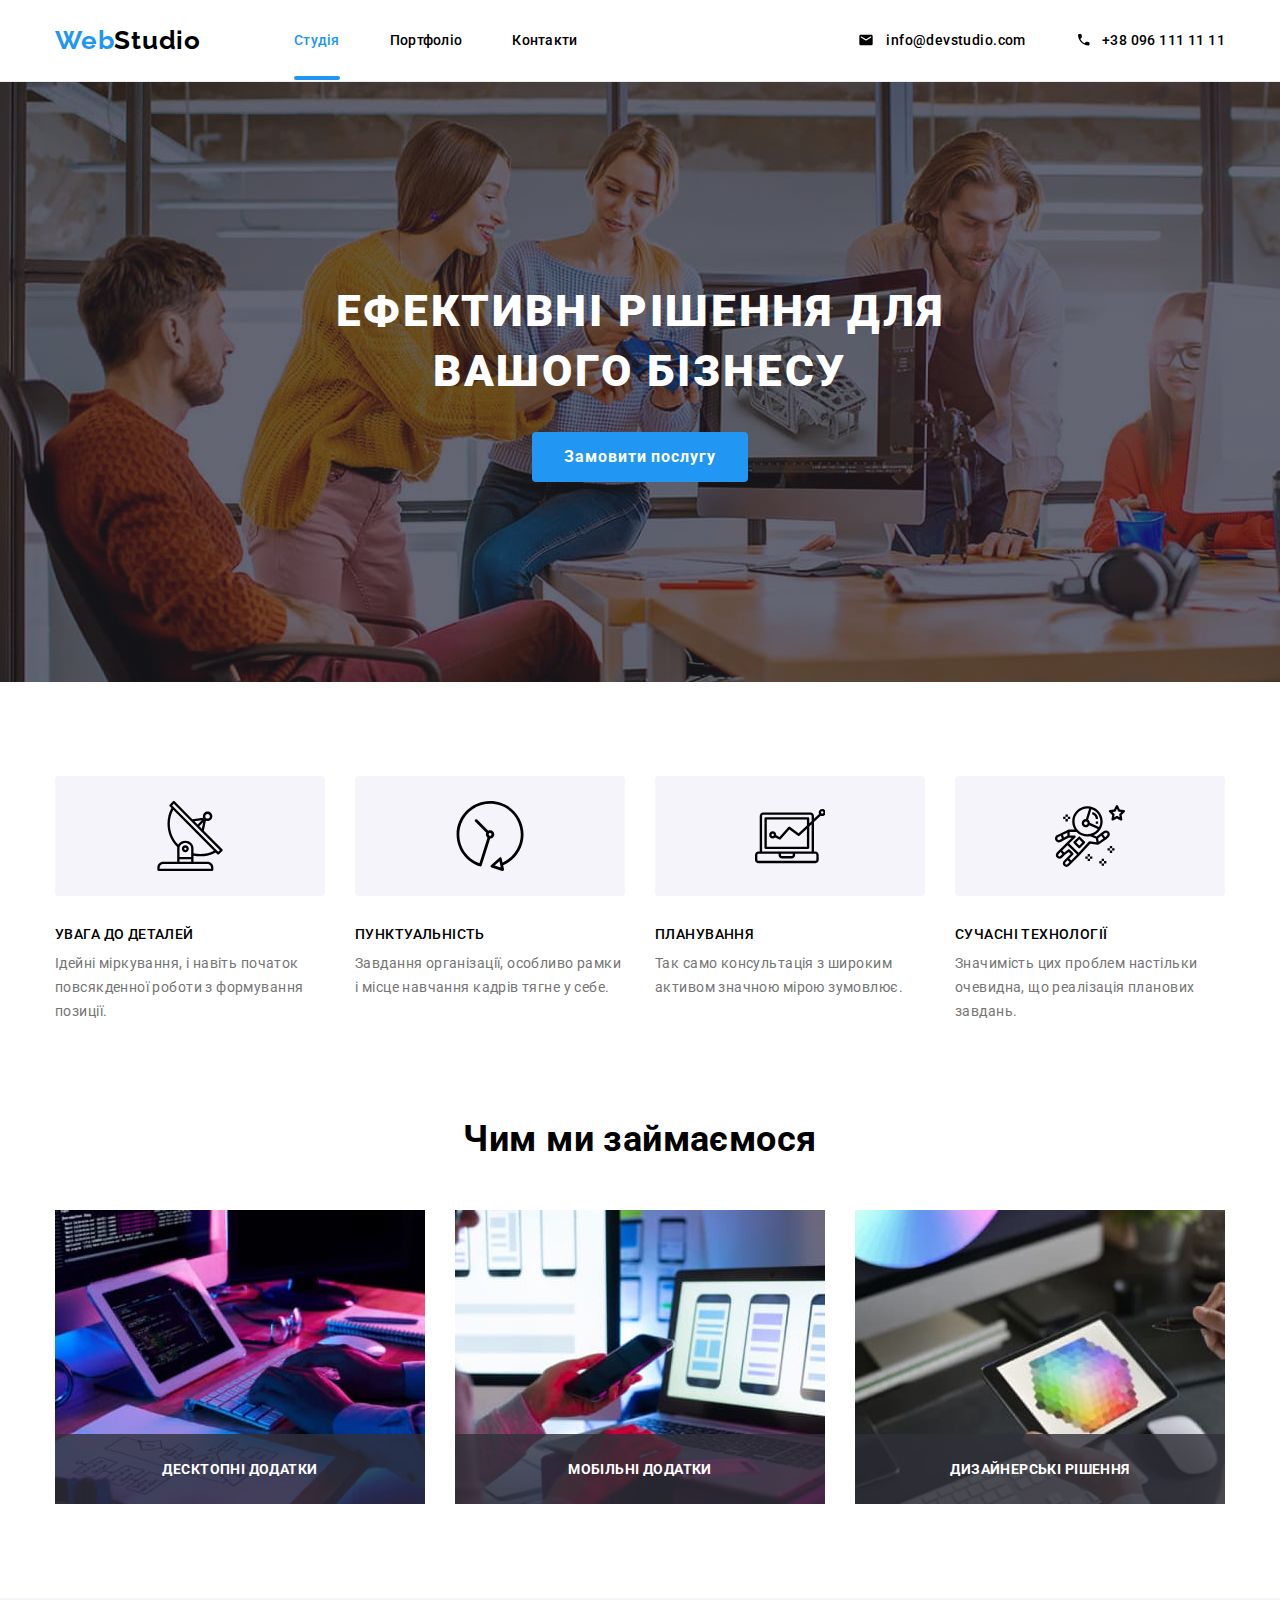
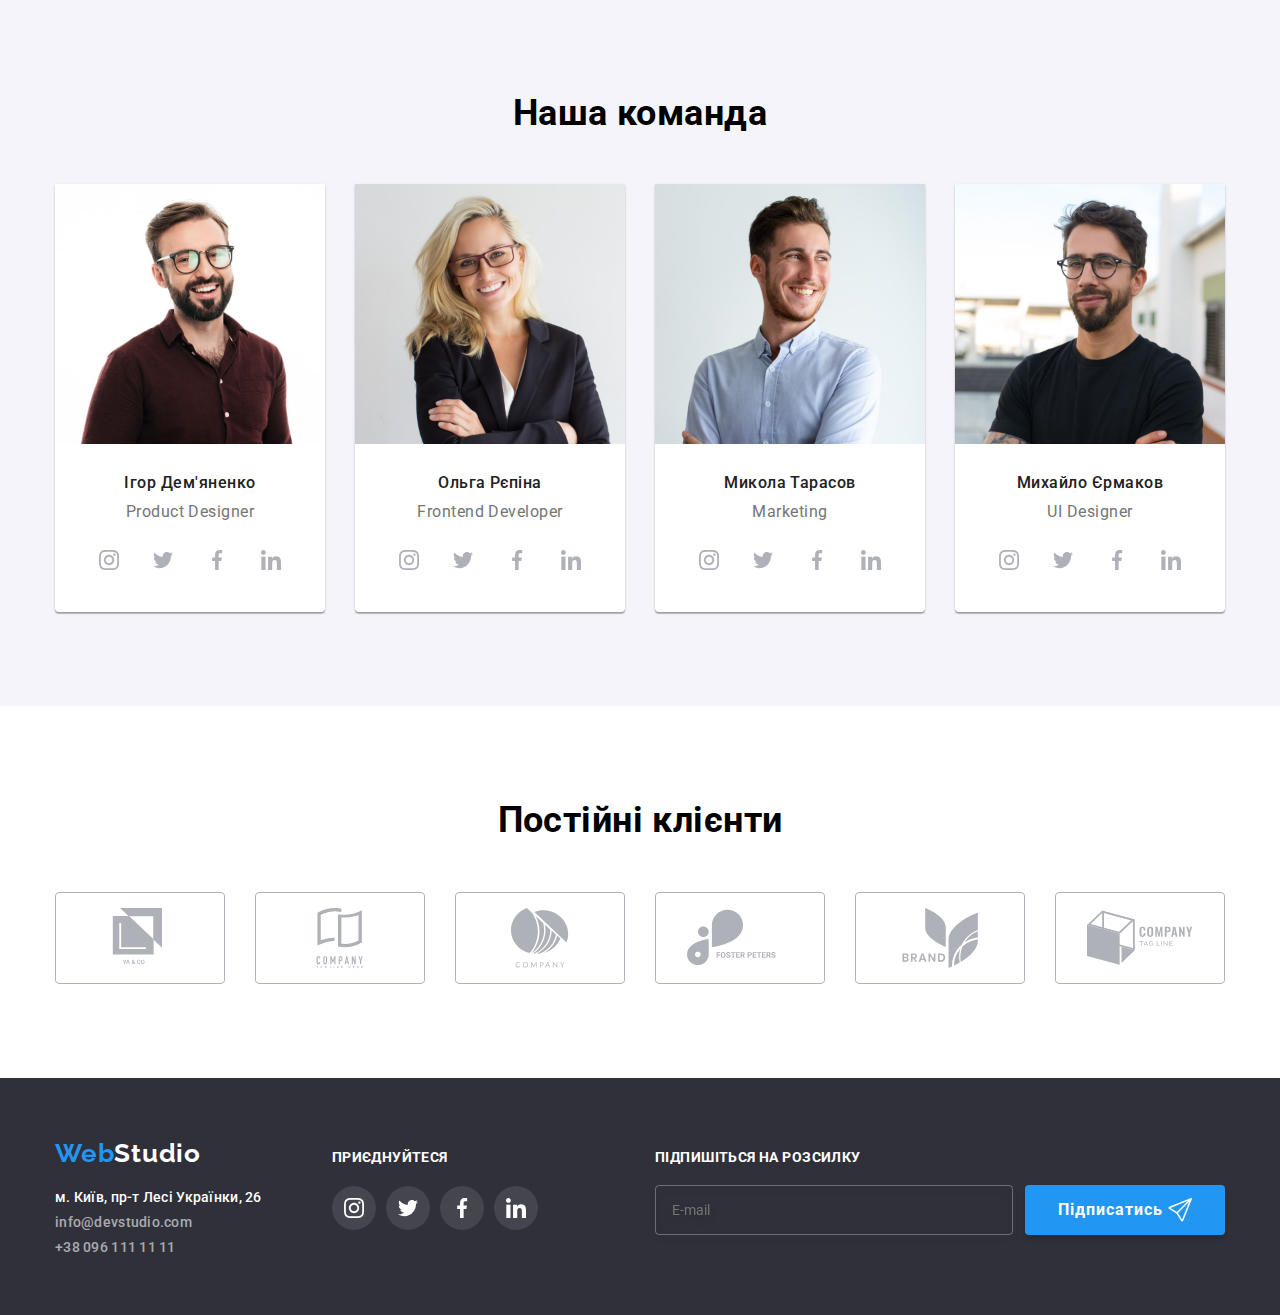
<file: index.html>
<!DOCTYPE html>
<html lang="uk">
<head>
    <meta charset="UTF-8">
    <meta http-equiv="X-UA-Compatible" content="IE=edge">
    <meta name="viewport" content="width=device-width, initial-scale=1.0">
    <title>Document</title>
    <link rel="preconnect" href="https://fonts.googleapis.com">
    <link rel="preconnect" href="https://fonts.gstatic.com" crossorigin>
    <link href="https://fonts.googleapis.com/css2?family=Raleway:wght@700&family=Roboto:wght@400;500;700;900&display=swap" rel="stylesheet">
    <link rel="stylesheet" href="https://cdnjs.cloudflare.com/ajax/libs/modern-normalize/1.1.0/modern-normalize.min.css">
    <link rel="stylesheet" href="./css/styles.css">
  </head>
<body>
        <header class="page-header">
            <div class="container main">
                <nav class="header-nav">
                    <a href="./index.html" class="logo">
                        <span class="logo-first">Web</span>Studio
                     </a>
                                 <ul class="site-nav">
                                     <li class="item"><a class="link current section-item-link" href="./index.html">Студія</a></li>
                                     <li class="item">
                                        <a class="link section-item-link " href="./portfolio.html">Портфоліо</li></a>
                                     <li class="item"><a class="link section-item-link" href="" >Контакти</li></a>
                                  </ul> 
                </nav>
                <ul class="site-header">
                    <li class="site-item">
                        <a class="header-mail" href="mailto:info@devstudio.com">
                            <svg class="site-header-contact-image" width="20" height="16">
                                <use href="./images/symbol-defs.svg#icon-modal-email"></use>
                            </svg>
                            info@devstudio.com
                        </a>
                    </li>
                    <li class="site-item">
                        <a class="header-mail" href="tel:+38 096 111 11 11">
                            <svg class="site-header-contact-image" width="16" height="20">
                                <use href="./images/symbol-defs.svg#icon-modal-phone"></use>
                            </svg>
                            +38 096 111 11 11
                        </a>
                        </ul>

            </div>
</header>
    <main>
          <section class="hero hero-images">
                        <div class="container ">
                            <h1 class="hero-title "> Ефективні рішення для вашого бізнесу</h1>
                        <button  type="button"  class="button primary" data-modal-open>Замовити послугу</button> 
                        </div>                  
                    </section>
                
                       <section class="section">
               <div class="container">
                <h2 class="section-title section-benefits"> Переваги над конкурентами </h2>
                <ul class="futures">
                   
                    <li class="item">
                        <a href="" class="section-benefits-title">
                            <svg class="section-benefits-image" width="70" height="70">
                                <use href="./images/symbol-defs2.svg#icon-image1"></use>
                            </svg>
                        </a>
                        <h3 class="futures-title">УВАГА ДО ДЕТАЛЕЙ</h3>
                        <p class="futures-text">Ідейні міркування, і навіть початок повсякденної роботи з формування позиції.</p>
                    </li>
                    
                   
                   
                    <li class="item">
                        <a href="" class="section-benefits-title">
                            <svg class="section-benefits-image" width="70" height="70">
                                <use href="./images/symbol-defs2.svg#icon-image2"></use>
                            </svg>
                        </a>
                        <h3 class="futures-title">ПУНКТУАЛЬНІСТЬ</h3>
                        <p class="futures-text">Завдання організації, особливо рамки і місце навчання кадрів тягне у себе.</p>
                    </li>
                    <li class="item">
                        <a href="" class="section-benefits-title">
                            <svg class="section-benefits-image" width="70" height="70">
                                <use href="./images/symbol-defs2.svg#icon-image3"></use>
                            </svg>
                        </a>
                        <h3 class="futures-title">ПЛАНУВАННЯ</h3>
                        <p class="futures-text">Так само консультація з широким активом значною мірою зумовлює.</p>
                    </li>
                    <li class="item">
                        <a href="" class="section-benefits-title">
                            <svg class="section-benefits-image" width="70" height="70">
                                <use href="./images/symbol-defs2.svg#icon-image4"></use>
                            </svg>
                        </a>
                        <h3 class="futures-title">СУЧАСНІ ТЕХНОЛОГІЇ</h3>
                        <p class="futures-text">Значимість цих проблем настільки очевидна, що реалізація планових завдань.</p>
                    </li>
                </ul>

               </div>
               
        </section>
                       <section class="section what-do">
                <div class="container">
                    <h2 class="section-title ">Чим ми займаємося</h2>
                <ul class="item-class">
                    <li class="item images">
                        <div class="images-item">
                            <img  src="./images/img.jpg" alt="Чимз займаємось 1" width="370">
                            <p class="images-link">Десктопні додатки</p>   
                        </div>
                                    
                    </li>
                    <li class="item images">
                        <div class="images-item">
                            <img src="./images/img(1).jpg" alt="Чим займаємось 2" width="370">
                            <p class="images-link">Мобільні додатки</p>
                        </div>
                        
                    </li>
                    <li class="item images">
                        <div class="images-item">
                            <img src="./images/img(2).jpg" alt="Чим займаємось 3" width="370">
                            <p class="images-link">Дизайнерські рішення</p>
                        </div>
                        
                    </li>               
                </ul>
                </div>
            </section>
          
                <section class="section team">
                    <div class="container">
                        <h2 class="section-title">Наша команда</h2>
                    <ul class="futures-ourteam">
                        <li class="item">
                            <img class="images" src="./images/people1.jpg" alt="Фото працівника" width="270">
                            <div class="ourteam-main">
                                <h3 class="futures-title">Ігор Дем'яненко</h3>
                                <p class="futures-text">Product Designer</p>
                                <ul class="our-team-list">
                                    <li class="our-team-item">
                                        <a href="" class="our-team-link">
                                            <svg class="our-team-contact-image" width="20" height="20">
                                                <use href="./images/symbol-defs.svg#icon-instagram"></use>
                                            </svg>
                                        </a>
                                    </li>
                                    <li class="our-team-item">
                                        <a href="" class="our-team-link">
                                            <svg class="our-team-contact-image" width="20" height="20">
                                                <use href="./images/symbol-defs.svg#icon-twitter"></use>
                                            </svg>
                                        </a>
                                    </li>
                                    <li class="our-team-item">
                                        <a href="" class="our-team-link">
                                            <svg class="our-team-contact-image" width="20" height="20">
                                                <use href="./images/symbol-defs.svg#icon-facebook"></use>
                                            </svg>
                                        </a>
                                    </li>
                                    <li class="our-team-item">
                                        <a href="" class="our-team-link">
                                            <svg class="our-team-contact-image" width="20" height="20">
                                                <use href="./images/symbol-defs.svg#icon-linkedin"></use>
                                            </svg>
                                        </a>
                                    </li>
                                </ul>  
                                
                            </div>
                        </li>
                        <li class="item">
                            <img class="images" src="./images/people2.jpg" alt="Фото працівника2" width="270">
                            <div class="ourteam-main">
                                <h3 class="futures-title">Ольга Рєпіна</h3>
                                <p class="futures-text">Frontend Developer</p>
                                <ul class="our-team-list">
                                    <li class="our-team-item">
                                        <a href="" class="our-team-link">
                                            <svg class="our-team-contact-image" width="20" height="20">
                                                <use href="./images/symbol-defs.svg#icon-instagram"></use>
                                            </svg>
                                        </a>
                                    </li>
                                    <li class="our-team-item">
                                        <a href="" class="our-team-link">
                                            <svg class="our-team-contact-image" width="20" height="20">
                                                <use href="./images/symbol-defs.svg#icon-twitter"></use>
                                            </svg>
                                        </a>
                                    </li>
                                    <li class="our-team-item">
                                        <a href="" class="our-team-link">
                                            <svg class="our-team-contact-image" width="20" height="20">
                                                <use href="./images/symbol-defs.svg#icon-facebook"></use>
                                            </svg>
                                        </a>
                                    </li>
                                    <li class="our-team-item">
                                        <a href="" class="our-team-link">
                                            <svg class="our-team-contact-image" width="20" height="20">
                                                <use href="./images/symbol-defs.svg#icon-linkedin"></use>
                                            </svg>
                                        </a>
                                    </li>
                                </ul>  
                            </div>
                        </li>
                        <li class="item">
                            <img class="images" src="./images/people3.jpg" alt="Фото працівника3" width="270">
                            <div class="ourteam-main">
                                <h3 class="futures-title">Микола Тарасов</h3>
                                <p class="futures-text">Marketing</p>
                                <ul class="our-team-list">
                                    <li class="our-team-item">
                                        <a href="" class="our-team-link">
                                            <svg class="our-team-contact-image" width="20" height="20">
                                                <use href="./images/symbol-defs.svg#icon-instagram"></use>
                                            </svg>
                                        </a>
                                    </li>
                                    <li class="our-team-item">
                                        <a href="" class="our-team-link">
                                            <svg class="our-team-contact-image" width="20" height="20">
                                                <use href="./images/symbol-defs.svg#icon-twitter"></use>
                                            </svg>
                                        </a>
                                    </li>
                                    <li class="our-team-item">
                                        <a href="" class="our-team-link">
                                            <svg class="our-team-contact-image" width="20" height="20">
                                                <use href="./images/symbol-defs.svg#icon-facebook"></use>
                                            </svg>
                                        </a>
                                    </li>
                                    <li class="our-team-item">
                                        <a href="" class="our-team-link">
                                            <svg class="our-team-contact-image" width="20" height="20">
                                                <use href="./images/symbol-defs.svg#icon-linkedin"></use>
                                            </svg>
                                        </a>
                                    </li>
                                </ul>  
                            </div>
                        </li>
                        <li class="item">
                            <img class="images" src="./images/people4.jpg" alt="Фото працівника4" width="270">
                            <div class="ourteam-main">
                                <h3 class="futures-title">Михайло Єрмаков</h3>
                                <p class="futures-text">UI Designer</p>
                                <ul class="our-team-list">
                                    <li class="our-team-item">
                                        <a href="" class="our-team-link">
                                            <svg class="our-team-contact-image" width="20" height="20">
                                                <use href="./images/symbol-defs.svg#icon-instagram"></use>
                                            </svg>
                                        </a>
                                    </li>
                                    <li class="our-team-item">
                                        <a href="" class="our-team-link">
                                            <svg class="our-team-contact-image" width="20" height="20">
                                                <use href="./images/symbol-defs.svg#icon-twitter"></use>
                                            </svg>
                                        </a>
                                    </li>
                                    <li class="our-team-item">
                                        <a href="" class="our-team-link">
                                            <svg class="our-team-contact-image" width="20" height="20">
                                                <use href="./images/symbol-defs.svg#icon-facebook"></use>
                                            </svg>
                                        </a>
                                    </li>
                                    <li class="our-team-item">
                                        <a href="" class="our-team-link">
                                            <svg class="our-team-contact-image" width="20" height="20">
                                                <use href="./images/symbol-defs.svg#icon-linkedin"></use>
                                            </svg>
                                        </a>
                                    </li>
                                </ul>  
                            </div>                    
                    </div>
                </section>
                <section class="our-partnes section">
                    <div class="container" >
                        <h2 class="our-partnes-class">Постійні клієнти </h2>
                        <ul class="our-partnes-list">
                            <li class="our-partnes-element">
                                <a href="" class="our-partnes-item">
                                    <svg class="our-partnes-image"  width="106" height="60">
                                        <use href="./images/symbol-defs.svg#icon-logo-1"></use>
                                    </svg>
                                </a>
                            </li>
                            <li class="our-partnes-element">
                                <a href="" class="our-partnes-item">
                                    <svg class="our-partnes-image"  width="106" height="60">
                                        <use href="./images/symbol-defs.svg#icon-logo-2"></use>
                                    </svg>
                                </a>
                            </li>
                            <li class="our-partnes-element">
                                <a href="" class="our-partnes-item">
                                    <svg class="our-partnes-image"  width="106" height="60">
                                        <use href="./images/symbol-defs.svg#icon-logo-3"></use>
                                    </svg>
                                </a>
                            </li>
                            <li class="our-partnes-element">
                                <a href="" class="our-partnes-item">
                                    <svg class="our-partnes-image"  width="106" height="60">
                                        <use href="./images/symbol-defs.svg#icon-logo-4"></use>
                                    </svg>
                                </a>
                            </li>
                            <li class="our-partnes-element">
                                <a href="" class="our-partnes-item">
                                    <svg class="our-partnes-image"  width="106" height="60">
                                        <use href="./images/symbol-defs.svg#icon-logo-5"></use>
                                    </svg>
                                </a>
                            </li>
                            <li class="our-partnes-element">
                                <a href="" class="our-partnes-item">
                                    <svg class="our-partnes-image"  width="106" height="60">
                                        <use href="./images/symbol-defs.svg#icon-logo-6"></use>
                                    </svg>
                                </a>
                            </li>
                            
                        </ul>
                        </div>
                </section>
               </main>
    <footer class="adress-footer">             
        <div class="container  footer-container ">
            <div>
                <a href="./index.html" class="footer-logo">
                    <address class="footer ">
                      
                       <span class="footer-logo-main ">Web</span><span class="logo-last">Studio</span>
                       <ul class="site-info">
                           <li class="adress-info footer-link"><a href="https://goo.gl/maps/Zz9q5ZmVfx8zCcGr5" target="_blank" rel="noreferrer noopener">м. Київ, пр-т Лесі Українки, 26</a></li>
                           <li class="footer-link">
                            <a class="footer-link-item link" href="mailto:info@devstudio.com">
                            info@devstudio.com</a>                  
                           <li class="footer-link">
                            <a class="footer-link-item link" href="tel:+38 096 111 11 11">+38 096 111 11 11</a></li>
                         </ul>
                   </address>
            </div>
         
                <div class="footer-second ">
                   <p class="footer-media"> Приєднуйтеся </p>
                   <ul class="social-media-list">
                    <li class="social-media-item">
                        <a href="" class="social-media-footer">
                            <svg class="our-team-contact-image" width="20" height="20">
                                <use href="./images/symbol-defs.svg#icon-instagram"></use>
                            </svg>
                        </a>
                       </li>
                       <li class="social-media-item">
                        <a href="" class="social-media-footer">
                            <svg class="our-team-contact-image" width="20" height="20">
                                <use href="./images/symbol-defs.svg#icon-twitter"></use>
                            </svg>
                        </a>
                       </li>
                       <li class="social-media-item">
                        <a href="" class="social-media-footer">
                            <svg class="our-team-contact-image" width="20" height="20">
                                <use href="./images/symbol-defs.svg#icon-facebook"></use>
                            </svg>
                        </a>
                       </li>
                       <li class="social-media-item">
                        <a href="" class="social-media-footer">
                            <svg class="our-team-contact-image" width="20" height="20">
                                <use href="./images/symbol-defs.svg#icon-linkedin"></use>
                            </svg>
                        </a>
                       </li>
                   </ul>  
               </div>
                <div class="footer-label">
                     <p class="footer-item">Підпишіться на розсилку</p>
                         <form class="footer-form">
          <label for="footer-mail">
            <input required id="footer-mail" class="footer-mail" type="email" placeholder='E-mail'>
          </label>

            <button id="button-mail" class="button-mail" type="submit">
            Підписатись
            <svg class="footer-svg" width="24" height="24">
              <use href="./images/symbol-defs.svg#icon-send-white"></use>
            </svg>
          </button>

        </form>
      </div>
           </div>
        </div>   

    </footer>

    <div class="backdrop is-hidden" data-modal>
        <div class="modal" >
            
           <div class="footer-modal">
            <button class="modal-btn" type="button" data-modal-close>
            </button>
            <svg class="icon-modal"  >
                <use href="./images/symbol-defs.svg#icon-close"></use>
            </svg>
           </div>

           <form class="modal-form">
            <p class="modal-text">Залиште свої дані, ми вам передзвонимо</p>
          <div class="modal-form-main">
            
          <label for="" class="modal-link">
            <span class="modal-item">Ім'я</span>
            <input required type="text" name="" id="m" class="modal-box">
            <svg class="input-image" height="14" width="14">
              <use href="./images/symbol-defs.svg#modal-people"></use>
            </svg>
          </div>
          </label>
           <div class="modal-form-main">
            <label for="" class="modal-link">
            <span class="modal-item">Телефон</span>
            <input required type="text" name="" id="m" class="modal-box">
            <svg class="input-image" height="14" width="14">
              <use href="./images/symbol-defs.svg#modal-phone"></use>
            </svg>
          </label>
           </div>
           <div class="modal-form-main">
            <label for="" class="modal-link">
            <span class="modal-item">Пошта</span>
            <input required type="text" name="" id="m" class="modal-box">
            <svg class="input-image" height="14" width="14">
              <use href="./images/symbol-defs.svg#modal-mail"></use>
            </svg>
          </label>
           </div>

            <label for="" class="modal-link modal-text-box">
            <span class="modal-text-link modal-item">Коментар</span>
            <textarea class="modal-box modal-comment-box" name=""
              id="" placeholder="Введіть текст"></textarea>
          </label>
          <label for="" class="modal-item modal-incide modal-incide-item">
            <input  required type="checkbox" name="" id="">
            <span class=" modal-incide-text">Погоджуюся з розсилкою та приймаю<a href=""
                class=" modal-incide-link"> Умови договору</a>
            </span>
          </label>

          <button class="button primary modal-button " type="submit" id="m"
            name="">
            Відправити
          </button>
           </form>

        </div>
    </div>
    <script src="./js/modal.js"></script>
   
   
</body>
</html>
</file>
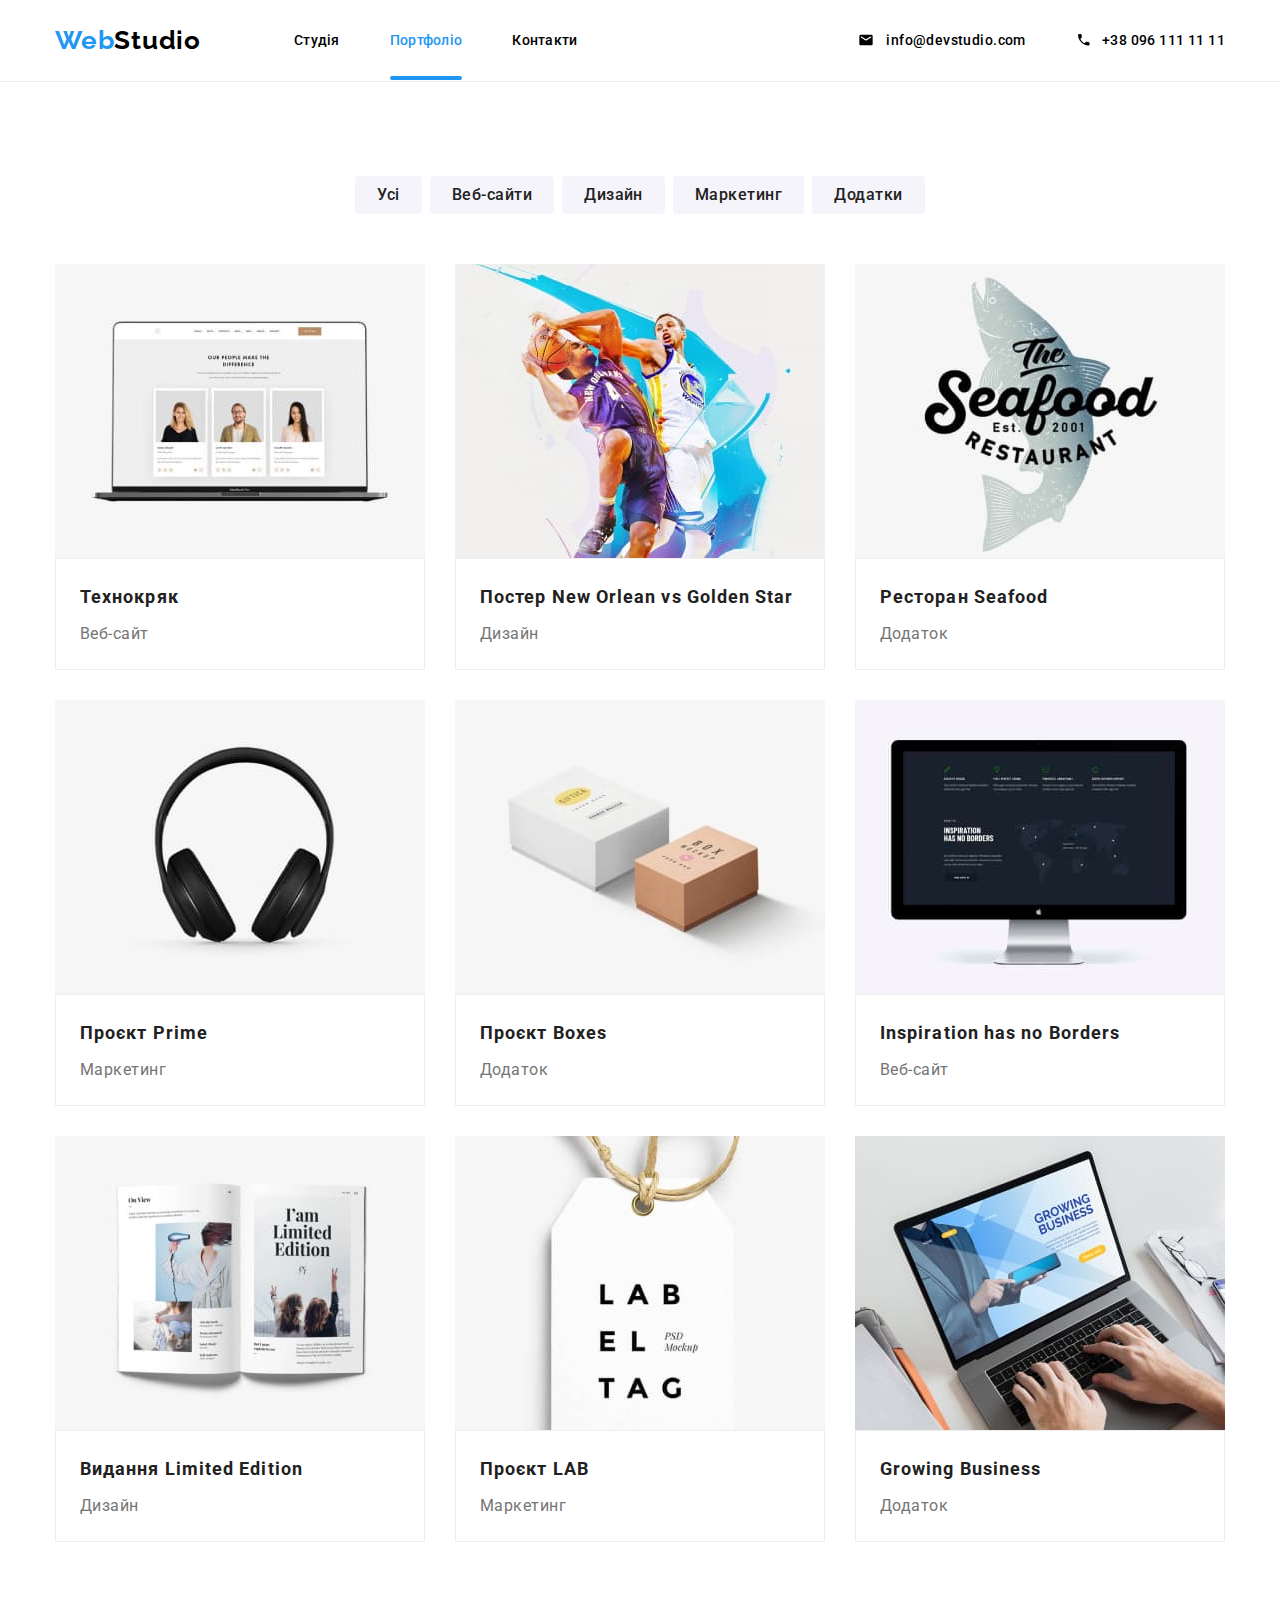
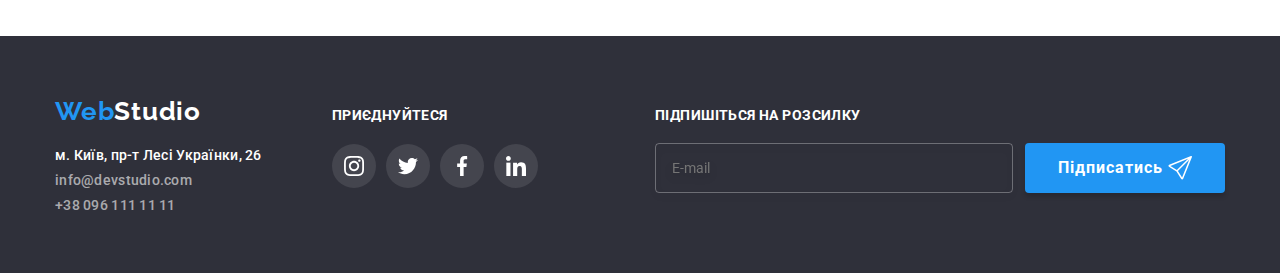
<file: portfolio.html>
<!DOCTYPE html>
<html lang="uk">
<head>
    <meta charset="UTF-8">
    <meta http-equiv="X-UA-Compatible" content="IE=edge">
    <meta name="viewport" content="width=device-width, initial-scale=1.0">
    <title>Document</title>
    <link rel="preconnect" href="https://fonts.googleapis.com">
    <link rel="preconnect" href="https://fonts.gstatic.com" crossorigin>
    <link href="https://fonts.googleapis.com/css2?family=Raleway:wght@700&family=Roboto:wght@400;500;700;900&display=swap" rel="stylesheet">
    <link rel="stylesheet" href="https://cdnjs.cloudflare.com/ajax/libs/modern-normalize/1.1.0/modern-normalize.min.css">
    <link rel="stylesheet" href="./css/styles.css">
  </head>
<body>
    <header class="page-header">
            <div class="container main">
                <nav class="header-nav">
                    <a href="./index.html" class="logo">
                        <span class="logo-first">Web</span>Studio
                     </a>
                                 <ul class="site-nav">
                                     <li class="item"><a href="./index.html" class="link  section-item-link">Студія</a></li>
                                     <li class="item"><a href="./portfolio.html" class="link section-item-link current">Портфоліо</a></li>
                                     <li class="item"><a href="" class="link section-item-link">Контакти</a></li>
                                  </ul> 
                </nav>
                <ul class="site-header">
                    <li class="site-item">
                        <a class="header-mail" href="mailto:info@devstudio.com">
                            <svg class="site-header-contact-image" width="20" height="16">
                                <use href="./images/symbol-defs.svg#icon-modal-email"></use>
                            </svg>
                            info@devstudio.com
                        </a>
                    </li>
                    <li class="site-item">
                        <a class="header-mail" href="tel:+38 096 111 11 11">
                            <svg class="site-header-contact-image" width="16" height="20">
                                <use href="./images/symbol-defs.svg#icon-modal-phone"></use>
                            </svg>
                            +38 096 111 11 11
                        </a>
                        </ul>

            </div>
</header>
    <main>
<section class="section-one section">
    <div class="container">
        <ul class="button-nav portfolio-button link-portfolio-button">
            <h1 class="portfolio-nav">Приклад робіт Портфоліо</h1>
            <li class="nav-link">
                <button type="button " class="link primary">Усі</button>
            </li> 
            <li class="nav-link">
                <button type="button" class="link">Веб-сайти</button>
            </li>
            <li class="nav-link">
                <button type="button" class="link">Дизайн</button>
            </li>
            <li class="nav-link">
                <button type="button" class="link">Маркетинг</button>
            </li>
            <li class="nav-link">
                <button type="button" class="link">Додатки</button>
            </li>
        </ul>
    </div>
   <div class="container">
    <ul class="portfolio-header">
        <li class="link portfolio-link">
            <a class="portfolio-item " href="">
                 <div class="images-space"><img class="images" src="./images/portfolio1.jpg" alt="Фото Портфоліо" width="370"></img>
              <p class="text-space ">Ресурс пропонує комплексні пропозиції з різним рівнем функціоналу та сервісів. Все це дозволить відвідувачу отримати вичерпні відомості про компанію чи приватну особу.</p></div>
            <div class="portfolio-div"><h3 class="portfolio-title">Технокряк</h3>
                <p class="portfolio-text  ">Веб-сайт</p>
            </div>
            </a>
            
        </li>
         <a class="portfolio-item " href="">
                 <div class="images-space"><img class="images" src="./images/portfolio2.jpg" alt="Фото Портфоліо" width="370"></img>
              <p class="text-space ">Ресурс пропонує комплексні пропозиції з різним рівнем функціоналу та сервісів. Все це дозволить відвідувачу отримати вичерпні відомості про компанію чи приватну особу.</p></div>
            <div class="portfolio-div"><h3 class="portfolio-title">Постер New Orlean vs Golden Star</h3>
                <p class="portfolio-text  ">Дизайн</p>
            </div>
            </a>
        
        </li>
        <li class="link portfolio-link">
             <a class="portfolio-item " href="">
                 <div class="images-space"><img class="images" src="./images/portfolio3.jpg" alt="Фото Портфоліо" width="370"></img>
              <p class="text-space ">Ресурс пропонує комплексні пропозиції з різним рівнем функціоналу та сервісів. Все це дозволить відвідувачу отримати вичерпні відомості про компанію чи приватну особу.</p></div>
            <div class="portfolio-div"><h3 class="portfolio-title">Ресторан Seafood</h3>
                <p class="portfolio-text">Додаток</p>
            </div>
            </a>
            </li>
        <li class="link portfolio-link">
             <a class="portfolio-item " href="">
                 <div class="images-space"><img class="images" src="./images/portfolio4.jpg" alt="Фото Портфоліо" width="370"></img>
              <p class="text-space ">Ресурс пропонує комплексні пропозиції з різним рівнем функціоналу та сервісів. Все це дозволить відвідувачу отримати вичерпні відомості про компанію чи приватну особу.</p></div>
            <div class="portfolio-div"><h3 class="portfolio-title">Проєкт Prime</h3>
                <p class="portfolio-text  ">Маркетинг</p>
            </div>
            </a>
        </li>
        <li class="link portfolio-link">
              <a class="portfolio-item " href="">
                 <div class="images-space"><img class="images" src="./images/portfolio5.jpg" alt="Фото Портфоліо" width="370"></img>
              <p class="text-space ">Ресурс пропонує комплексні пропозиції з різним рівнем функціоналу та сервісів. Все це дозволить відвідувачу отримати вичерпні відомості про компанію чи приватну особу.</p></div>
            <div class="portfolio-div"><h3 class="portfolio-title">Проєкт Boxes</h3>
                <p class="portfolio-text">Додаток</p>
            </div>
            </a>
        </li>
        <li class="link portfolio-link">
             <a class="portfolio-item " href="">
                 <div class="images-space"><img class="images" src="./images/portfolio6.jpg" alt="Фото Портфоліо" width="370"></img>
              <p class="text-space ">Ресурс пропонує комплексні пропозиції з різним рівнем функціоналу та сервісів. Все це дозволить відвідувачу отримати вичерпні відомості про компанію чи приватну особу.</p></div>
            <div class="portfolio-div"><h3 class="portfolio-title">Inspiration has no Borders</h3>
                <p class="portfolio-text">Веб-сайт</p>
            </div>
            </a>
        </li>
        <li class="link portfolio-link">
              <a class="portfolio-item " href="">
                 <div class="images-space"><img class="images" src="./images/portfolio7.jpg" alt="Фото Портфоліо" width="370"></img>
              <p class="text-space ">Ресурс пропонує комплексні пропозиції з різним рівнем функціоналу та сервісів. Все це дозволить відвідувачу отримати вичерпні відомості про компанію чи приватну особу.</p></div>
            <div class="portfolio-div"><h3 class="portfolio-title">Видання Limited Edition</h3>
                <p class="portfolio-text">Дизайн</p>
            </div>
            </a>
        </li>
        <li class="link portfolio-link">
              <a class="portfolio-item " href="">
                 <div class="images-space"><img class="images" src="./images/portfolio8.jpg" alt="Фото Портфоліо" width="370"></img>
              <p class="text-space ">Ресурс пропонує комплексні пропозиції з різним рівнем функціоналу та сервісів. Все це дозволить відвідувачу отримати вичерпні відомості про компанію чи приватну особу.</p></div>
            <div class="portfolio-div"><h3 class="portfolio-title">Проєкт LAB</h3>
                <p class="portfolio-text">Маркетинг</p>
            </div>
            </a>
        </li>
        <li class="link portfolio-link">
              <a class="portfolio-item " href="">
                 <div class="images-space"><img class="images" src="./images/portfolio9.jpg" alt="Фото Портфоліо" width="370"></img>
              <p class="text-space ">Ресурс пропонує комплексні пропозиції з різним рівнем функціоналу та сервісів. Все це дозволить відвідувачу отримати вичерпні відомості про компанію чи приватну особу.</p></div>
            <div class="portfolio-div"><h3 class="portfolio-title">Growing Business</h3>
                <p class="portfolio-text">Додаток</p>
            </div>
            </a>
        </li>
       </ul>
   </div>
</section>
    </main>
    <footer class="adress-footer">             
        <div class="container  footer-container ">
            <div>
                <a href="./index.html" class="footer-logo">
                    <address class="footer ">
                      
                       <span class="footer-logo-main ">Web</span><span class="logo-last">Studio</span>
                       <ul class="site-info">
                           <li class="adress-info footer-link"><a href="https://goo.gl/maps/Zz9q5ZmVfx8zCcGr5" target="_blank" rel="noreferrer noopener">м. Київ, пр-т Лесі Українки, 26</a></li>
                           <li class="footer-link">
                            <a class="footer-link-item link" href="mailto:info@devstudio.com">
                            info@devstudio.com</a>                  
                           <li class="footer-link">
                            <a class="footer-link-item link" href="tel:+38 096 111 11 11">+38 096 111 11 11</a></li>
                         </ul>
                   </address>
            </div>
         
                <div class="footer-second ">
                   <p class="footer-media"> Приєднуйтеся </p>
                   <ul class="social-media-list">
                    <li class="social-media-item">
                        <a href="" class="social-media-footer">
                            <svg class="our-team-contact-image" width="20" height="20">
                                <use href="./images/symbol-defs.svg#icon-instagram"></use>
                            </svg>
                        </a>
                       </li>
                       <li class="social-media-item">
                        <a href="" class="social-media-footer">
                            <svg class="our-team-contact-image" width="20" height="20">
                                <use href="./images/symbol-defs.svg#icon-twitter"></use>
                            </svg>
                        </a>
                       </li>
                       <li class="social-media-item">
                        <a href="" class="social-media-footer">
                            <svg class="our-team-contact-image" width="20" height="20">
                                <use href="./images/symbol-defs.svg#icon-facebook"></use>
                            </svg>
                        </a>
                       </li>
                       <li class="social-media-item">
                        <a href="" class="social-media-footer">
                            <svg class="our-team-contact-image" width="20" height="20">
                                <use href="./images/symbol-defs.svg#icon-linkedin"></use>
                            </svg>
                        </a>
                       </li>
                   </ul>  
               </div>
                <div class="footer-label">
                     <p class="footer-item">Підпишіться на розсилку</p>
                         <form class="footer-form">
          <label for="footer-mail">
            <input required id="footer-mail" class="footer-mail" type="email" placeholder='E-mail'>
          </label>

            <button id="button-mail" class="button-mail" type="submit">
            Підписатись
            <svg class="footer-svg" width="24" height="24">
              <use href="./images/symbol-defs.svg#icon-send-white"></use>
            </svg>
          </button>

        </form>
      </div>
           </div>
        </div>   

    </footer>
</body>
</html>
</file>
<file: css/styles.css>
:root {
 --primary-text-color:#21212; 
 --title-text-color:#196F3;
 --accent-text-color:#757575;
 --primary-text-navigation:#2196F3;
 --primary-bg-color: #ffffff;
 --primary-bg-button: #F5F4FA;
 --privary-bg-hero: #2F303A;
 --portfolio-color: #212121;
 --portfolio-text-color: #757575;
 --footer-bg-color: #2F303A;
 --footer--info:rgba(255, 255, 255, 0.6);

}
body {
    background-color: var(--primary-bg-color);
    color: var(--primary-text-color); 
    font-family: Roboto, sans-serif;
    letter-spacing: 0.03em;
    font-size: 14px;
}

ul {
    list-style: none;
    margin: 0;
    padding: 0;
}

h1,h2,h3,h4,h5,h6, p {
margin: 0;
}
img {
    display: block;
    max-width: 100%;
    height: auto;
}

address {
    font-style: normal;
}

button {
    display: block;
    cursor: pointer;
    border: none;
    border-radius: 4px;
}

.section {
    padding-top: 94px;
    padding-bottom: 94px;
}

 
/* Ховер */

.logo {
    color: var(--primary-text-color);
    font-family: Raleway, cursive;
    font-weight: 700;
    font-size: 26px;
    line-height: 1.19;
    text-decoration: none;
    letter-spacing: 0.03em;
    padding-top: 24px;
    padding-bottom: 25px;
}
.footer-logo {
    padding: 0;
    color: var(--primary-bg-color);
    font-family: Raleway, cursive;
    font-weight: 700;
    font-size: 26px;
    line-height: 1.19;
    text-decoration: none;
    letter-spacing: 0.03em;
}

.footer-logo-main {
    color: var(--primary-text-navigation)
}

.logo .logo-first {
    color: var(--primary-text-navigation);
}

.site-nav {
    margin-left: 93px;
    display: flex;

}

.site-nav .link {
    color: var(--primary-text-color);
    font-weight: 500;
    font-size: 14px;
    line-height: 1.14;
    letter-spacing: 0.02em;
    text-decoration: none;

transition-property: background-color, color;
  transition-duration: 250ms;
  transition-timing-function: cubic-bezier(0.4, 0, 0.2, 1);
}

.portfolio-item {
    text-decoration: none;
    display: block;

  transition-property: box-shadow;
  transition-duration: 250ms;
  transition-timing-function: cubic-bezier(0.4, 0, 0.2, 1);
    
}

.portfolio-item:focus,
.portfolio-item:hover {

    
    box-shadow: 0px 1px 1px rgba(0, 0, 0, 0.12), 0px 4px 4px rgba(0, 0, 0, 0.06), 1px 4px 6px rgba(0, 0, 0, 0.16);
}



.site-nav .link:hover,
.site-nav .link:focus {
    color: var(--primary-text-navigation);

 
   
}

.site-nav .link.current {
    color: var(--primary-text-navigation);
    
}
.site-info  .link:hover,
.site-info .link:focus 
 {
    color: var(--primary-text-navigation);

    transition-property: background-color, color;
  transition-duration: 250ms;
  transition-timing-function: cubic-bezier(0.4, 0, 0.2, 1);
} 

.link-portfolio-button {
    gap: 8px;
}

.site-info a {
    color: var(--primary-bg-color);
    font-weight: 500;
    font-size: 14px;
    line-height: 1.14px;
    letter-spacing: 0.02em;
    text-decoration: none;
}

.site-nav .item:not(:last-child) {
    margin-right: 50px;
}

.site-nav .item {
    padding-top: 32px;
    padding-bottom: 32px;
}

.site-header .item:not(:last-child) {
    margin-right: 50px;
}

.hero {
padding-top: 200px;
padding-bottom: 200px;
text-align: center;

margin-left: auto;
margin-right: auto;
   
}
.hero .hero-title {
    margin-top: 0;
    margin-bottom: 30px;

    color:  var(--primary-bg-color);
    font-weight: 900;
    font-size: 44px;
    line-height: 1.36;
    text-align: center;
    letter-spacing: 0.06em;
    text-transform: uppercase;
    width: 696px;
   margin-left: auto;
   margin-right: auto;
}


.section-benefits {
    display: none
}
.what-do {
    padding-top: 50px;
    padding-top: 0;
}


.section-title {
    margin-bottom: 50px;
    color: var(--primary-text-color);
    font-weight: 700;
    font-size: 36px;
    line-height: 42px;
    text-align: center;
    
   }

.futures .futures-title {
    padding-top: 30px;
    margin-top: 0;
    margin-bottom: 0;
    color: var(--primary-text-color);
    font-weight: 500;
    font-size: 14px;
    line-height: 1.18;
}

.futures .futures-text {
    color: var(--accent-text-color);
    margin-top: 10px;
    font-size: 14px;
    line-height: 1.71;

}
.futures-ourteam .futures-title {
 color: var(--portfolio-color);
 margin-bottom: 0;
font-weight: 500;
font-size: 16px;
line-height: 1.18;
letter-spacing: 0.03em;
}
.futures-ourteam .futures-text {
    color: var(--portfolio-text-color);
    margin-top: 10px;
    margin-bottom: 0;
    font-weight: 400;
    font-size: 16px;
    line-height: 1.18;
    letter-spacing: 0.03em; 
}

 .button.primary {
margin: auto;
 color: var(--primary-bg-color);
 background-color: var(--primary-text-navigation);
 font-weight: 700;
 border: none;
 width: 216px
 font-weight: 700;
 font-size: 16px;
 line-height: 1.87;
 letter-spacing: 0.06em;
 text-align: center;
 border-radius: 4px;
 padding: 10px 32px; 
 cursor: pointer;
 
 }

.button-nav .link:hover,
.button-nav .link:focus
 {
    

background-color:var(--primary-text-navigation);
color: var(--primary-bg-color);
box-shadow: 0px 3px 1px rgba(0, 0, 0, 0.1), 0px 1px 2px rgba(0, 0, 0, 0.08), 0px 2px 2px rgba(0, 0, 0, 0.12);


}

.nav-link:focus {
    border: 1px solid transparent;
}

.button .link {
font-weight: 500;
font-size: 16px;
line-height: 1.62;
text-align: center;

transition-property: background-color, color;
transition-duration: 250ms;
transition-timing-function: cubic-bezier(0.4, 0, 0.2, 1);

}

.button-nav .link {
    background-color: var(--primary-bg-button);
    font-family: inherit;
    color: var(--portfolio-color);
font-weight: 500;
font-size: 16px;
line-height: 1.62;
text-align: center;
letter-spacing: 0.03em;
border-radius: 4px;

 transition-property: background-color, color, box-shadow;
    transition-duration: 250ms;
    transition-timing-function: cubic-bezier(0.4, 0, 0.2, 1);
}

.portfolio-header  .portfolio-title {
 color: var(--portfolio-color);
font-weight: 700;
font-size: 18px;
line-height: 2;
letter-spacing: 0.06em; 
}
.portfolio-header .portfolio-text {
color: var(--portfolio-text-color);
 font-weight: 400;
font-size: 16px;
line-height: 1.87;
letter-spacing: 0.03em;
}
.adress .adress-info {
    color: var(--primary-bg-color);
font-weight: 400;
 font-size: 14px;
 line-height: 1.71;
 letter-spacing: 0.03em;
 font-style: normal;
}
.site-info .link {
    color: var(--footer--info);
    font-style: normal;
}
.logo .logo-last {
    color: var(--primary-bg-color);
}
.adress {
    margin-top: 20px;
    padding-top: 60px;
    padding-bottom: 60px;
    background-color: var(--privary-bg-hero);
}

.site-header .link {
color: var(--portfolio-text-color);
text-decoration: none;
font-weight: 500;
font-size: 14px;
line-height: 1.14;
letter-spacing: 0.02em;
}
.site-header  .link:hover,
.site-header .link:focus 
 {
    color: var(--primary-text-navigation);
    transition-property: background-color, color;
  transition-duration: 250ms;
  transition-timing-function: cubic-bezier(0.4, 0, 0.2, 1);
}
.page-header {
    display: inline-block;
    border-bottom: 1px solid #ECECEC;;
}


.container {

    padding-left: 15px;
    padding-right: 15px;
    width: 1200px;
    margin-left: auto;
    margin-right: auto;

}

.portfolio-header {
    
    display: flex;
    flex-wrap: wrap;
    gap: 30px;
       
}

.futures {
    display: flex;
    gap: 30px;

}

.futures-text {
    margin-top: 8px;
    padding-top: 10px;
    padding: 0;

  }
    
.team {
    background-color: var(--primary-bg-button);
}


.section-title li {
    flex-wrap: wrap;
    display: flex;
    width: 200px;

}

.item-class {
    display: flex;
    gap: 30px;

}

.images {
    display: block;
    max-width: 100%;
    height: auto;
}


.futures-ourteam {
    display: flex;
    gap: 30px;
    
}
.futures-title {
    border-radius: 4px;
    background-color: var(--primary-bg-color)
    box-shadow: 0px 2px 1px -1px rgba(0, 0, 0, 0.2),
      0px 1px 1px 0px rgba(0, 0, 0, 0.14), 0px 1px 3px 0px rgba(0, 0, 0, 0.12);
  }

.header-nav {
    align-items: center;
  display: flex;
}
.main {
    align-items: center;
    display: flex;
  
}
.site-header {
    margin-left: auto;
    display: flex;
    align-items: center;
}

.page-header {
    display: flex;
    flex-wrap: wrap;
}

.adress-info  {

    margin-top: 20px;
    margin-bottom: 9px;
}
.adress-info p {
    margin-top: 0;
    margin-bottom: 0;
}


.footer-link:not(:last-child) {
    margin-bottom: 9px;
}


.portfolio-nav {
    display: none;
    margin-top: 0;
    margin-bottom: 0;
}

.portfolio-div {
    padding-left: 24px;
    padding-right: 24px;
    padding-bottom: 20px;
    padding-top: 20px;
    border: 1px solid #EEEEEE;    
   
}

.portfolio-title {

margin-top: 0;
margin-bottom: 4px;

}

.portfolio-text {
    margin-top: 0;
    margin-bottom: 0;
}

.portfolio-button {

    justify-content: center;
    align-items: center;
    display: flex;
    margin-bottom: 50px;
}

.button-nav .link {

    border-bottom: 8px;
    background-color: var(--primary-bg-button);
    color: var(--portfolio-color);
    text-decoration: none;
    display: block;
    line-height: 1.62;
    border: none;
    border-radius: 4px;
    padding: 6px 22px;
    letter-spacing: 0.03em;

    transition-property: background-color, color;
    transition-duration: 250ms;
    transition-timing-function: cubic-bezier(0.4, 0, 0.2, 1);
    
}

.ourteam-main {
    padding-top: 30px;
    padding-bottom: 30px;
    text-align: center;

}

.adress-footer {
    padding-top: 60px;
    padding-bottom: 60px;
    background-color: var(--privary-bg-hero);
}

.futures .item {
    width: 270px;

}

.hero-images {
    background-repeat: no-repeat;
    background-size: cover;
    max-width: 1600px;
    height: 600px;
background-image: linear-gradient( rgba(47, 48, 58, 0.4), rgba(47, 48, 58, 0.4)),
url(../images/background.jpg);

}
.site-item:not(:first-child) {
    margin-left: 50px;
}


.header-mail {
    display: flex;
    align-items: center;
    font-weight: 500;
 
    text-decoration: none;
    color: var(--portfolio-text-color)

  transition-property: color;
  transition-duration: 250ms;
  transition-timing-function: cubic-bezier(0.4, 0, 0.2, 1);

}

.footer-link-item {

  transition-property: backround-color, color;
  transition-duration: 250ms;
  transition-timing-function: cubic-bezier(0.4, 0, 0.2, 1);
}

.header-mail:focus,
.header-mail:hover {
    color: var(--primary-text-navigation);
  
}

.futures-ourteam .item {
    background: #FFFFFF;
box-shadow: 0px 1px 3px rgba(0, 0, 0, 0.12), 0px 1px 1px rgba(0, 0, 0, 0.14), 0px 2px 1px rgba(0, 0, 0, 0.2);
border-radius: 0px 0px 4px 4px;
}

.our-team-list {
    gap: 10px;
    margin-top: 16px;
    display: flex;
    justify-content: center;
     
}
.our-team-contact-image {
    fill: currentColor;
}


.current:after {
 content: '';
  position: absolute;
  bottom: 0;
  left: 0;
  display: block;
  width: 100%;
  height: 4px;
  background: #2196F3;
  border-radius: 2px;


}

.current {

    transition-property: background-color, color;
    transition-duration: 250ms;
    transition-timing-function: cubic-bezier(0.4, 0, 0.2, 1);

}

.social-media {
    display: flex;
    list-style: none;
    margin: 0;
    padding: 0;
}

.social-media-footer {
    display: flex;
    justify-content: center;
    align-items: center;
    width: 44px;
    height: 44px;
    color: #FFFFFF;
    background-color: rgba(255, 255, 255, 0.1);
    border-radius: 50%;

    transition-property: background-color, color;
    transition-duration: 250ms;
    transition-timing-function: cubic-bezier(0.4, 0, 0.2, 1);

}




.our-team-link {
    display: flex;
    justify-content: center;
        align-items: center;
    width: 44px;
    height: 44px;
    color: #AFB1B8;
    border-radius: 50%;

    transition-property: background-color, color;
    transition-duration: 250ms;
    transition-timing-function: cubic-bezier(0.4, 0, 0.2, 1);

}

.social-media-footer:hover,
.social-media-footer:focus {
    color: var(--primary-bg-color);
    background-color: var(--primary-text-navigation);
  

}


.our-team-link:hover,
.our-team-link:focus {
    color: var(--primary-bg-color);
    background-color: var(--primary-text-navigation);

}


.footer-second {
    margin-left: 70px;
      
}

.footer-container {
    display: flex;
    align-items: baseline;

}

.footer-media {
font-weight: 700;
line-height: 1.14;
  text-transform: uppercase;
 color: var(--primary-bg-color)

}


.social-media-list {
    margin-top: 20px;
    gap: 10px;
    display: flex;
}


.our-partnes {
    padding-bottom: 94px;
    padding-top: 94px;
}

.our-partnes-list {
    gap: 30px;
    display: flex;
}
.our-partnes-class {
    font-size: 36px;
  line-height: 1.166;
  text-align: center;
  margin-bottom: 50px;
}

.our-partnes-element {
    width: 170px;
    height: 92px;
    
}


.footer-main {
    display: flex;
    flex-wrap: wrap;
}

.our-partnes-item {
    width: 100%;
    height: 100%;
    display: flex;
    align-items: center;
    justify-content: center;
    color: #AFB1B8;
    border: 1px solid #AFB1B8;
    border-radius: 4px;

    transition-property: border-color, color;
    transition-duration: 250ms;
    transition-timing-function: cubic-bezier(0.4, 0, 0.2, 1);
}

.social-media-item {
    gap: 10px;
    display: flex;
    justify-content: center;

}

.our-partnes-item:focus,
.our-partnes-item:hover {

    color: var(--primary-text-navigation);
    border-color: var(--primary-text-navigation);
   
}


.our-partnes-image {
    fill: currentColor;

}

.site-header-contact-image {
    fill: currentColor;
    margin-right: 10px;
}


.ssection-benefits-image {
 justify-content: center;

}

.section-benefits-title {
    width: 100%;
    height: 120px;
    display: flex;
    justify-content: center;
    align-items: center;
    background-color: var(--primary-bg-button);
    border-radius: 4px;
}


.backdrop {
    position: fixed;
    top: 0;
    left: 0;

    background: rgba(0, 0, 0, 0.2);

    width: 100%;
    height: 100%;

  transition-property: border-color, color;
  transition-duration: 250ms;
  transition-timing-function: cubic-bezier(0.4, 0, 0.2, 1);
  transition: opacity 250ms, visibility 250ms;
  visibility: visible;
  opacity: 1;


}

.modal {
    position: absolute;
    padding: 40px;
    top: 50%;
    left: 50%;
    
    transform: translate(-50%, -50%);

    width: 528px;
    height: 581px;

    background-color: #FFFFFF;
    border-radius: 15px;

}

.modal-btn {

    
    opacity: 0;
    position: absolute;

 
    width: 11px;
    height: 11px;

    color: #000000;
    border-radius: 50%;
    padding: 0;

    display: inline-flex;
    align-items: center;
    justify-content: right;
    transition-duration: 250ms;
    transition-timing-function: cubic-bezier(0.4, 0, 0.2, 1);
    transition: opacity 250ms;
}





.backdrop.is-hidden {
    opacity: 0;
    visibility: hidden;
    pointer-events: none;
}

.footer-modal {
    position: absolute;
    top: 0;
    right: 0;


    margin-right:8px;
    margin-left: auto;
    margin-top: 8px;
    display: flex;
    justify-content: center;
    align-items: center;
    width: 30px;
    height: 30px;
    background-color: var(--primary-bg-color);
    border-radius: 50%;
    border: 1px solid rgba(0, 0, 0, 0.2);

    transition-duration: 250ms;
    transition-timing-function: cubic-bezier(0.4, 0, 0.2, 1);
   
}

.footer-modal:hover,
.footer-modal:focus {
    color: #2196F3
}

.images-item {
    position: relative;
}


.images-link { 
position: absolute;
bottom: 0;

font-weight: 700;
width: 100%;
height: 70px;

display: flex;
justify-content: center;
align-items: center;

text-transform: uppercase;

color: var(--primary-bg-color);
background: rgba(47, 48, 58, 0.8);

}

.section-item-link {

    position: relative;
    padding-bottom: 32px;

}



.icon-modal {

    width: 18px;
    height: 18px;
    fill: currentColor;
}

.footer-svg {
    margin-left: 5px;
  
    color: #FFFFFF;
    fill: white;
   
}


.text-space  {

    position: absolute;
    width: 100%;
    height: 100%;
    top: 0;
    padding: 64px 24px;

    font-size: 18px;
    line-height: 1.5;
    color: var(--primary-bg-color);
    background: rgba(33, 150, 243, 0.9);
    
    opacity: 0;

    transition-duration: 250ms;
    transition-timing-function: cubic-bezier(0.4, 0, 0.2, 1);
    transition: opacity 250ms;
}


.images-space {
    position: relative;
    overflow: hidden;

}

.portfolio-item:hover .text-space,
.portfolio-item:focus .text-space {

    transform: translateY(0%);
    opacity: 1;
}

.footer-label {
    margin-left: auto;
}

.footer-item {
    margin-bottom: 20px;
    
height: 16px;



font-weight: 700;
font-size: 14px;
line-height: 16px;
letter-spacing: 0.03em;
text-transform: uppercase;

color: #FFFFFF;
}

.footer-form {
    display: flex;
}

.footer-mail {
  width: 358px;
  height: 50px;
  padding-left: 16px;
  background-color: transparent;
  border: 1px solid rgba(255, 255, 255, 0.3);
  filter: drop-shadow(0px 4px 4px rgba(0, 0, 0, 0.15));
  color: var(--primary-bg-color);
  border-radius: 4px;

  transition: border;
  transition-duration: 250ms;
  transition-timing-function: cubic-bezier(0.4, 0, 0.2, 1);
}

.button-mail {
 display: flex;
  height: 50px;
  width: 200px;
  
  border-radius: 4px;
  margin-left: 12px;
  align-items: center;
  justify-content: center;
  border: none;
  

  font-weight: 700;
  font-size: 16px;
  line-height: 1.14px;
  text-align: center;
  letter-spacing: 0.06em;

  color:var(--primary-bg-color);
  background-color: #2196F3; 
  box-shadow: 0px 4px 4px rgba(0, 0, 0, 0.15);

  cursor: pointer;

  transition: background-color;
  transition-duration: 250ms;
  transition-timing-function: cubic-bezier(0.4, 0, 0.2, 1);
}


.modal-text {
  font-weight: 700;
  font-size: 20px;
  line-height: 1.15;
  margin: 0 auto;
  margin-bottom: 12px;
  color: var(--color-almost-black);
  text-align: center;
  
}

.modal-link {
  position: relative;
  display: block;
  margin-bottom: ;
  
}

.modal-item {
  margin-bottom: 4px;
  display: block;
  font-weight: 400;
  font-size: 12px;
  line-height: 1.16;
  letter-spacing: 0.01em;

  transition: border-color;
  transition-duration: 250ms;
  transition-timing-function: cubic-bezier(0.4, 0, 0.2, 1);

  color: #757575;
}

.modal-box {
  padding-left: 42px;
  width: 100%;
  height: 40px;

  outline: none;
  border: 1px solid rgba(33, 33, 33, 0.2);
  border-radius: 4px;

  

  transition: border-color;
  transition-duration: 250ms;
  transition-timing-function: cubic-bezier(0.4, 0, 0.2, 1);
}

.input-image {
  position: absolute;
  top: 50%;
  left: 12px;
  fill: var(--portfolio-color);

  transition: fill;
  
}

.modal-text-box {
  margin-bottom: 25px;
}

.imodal-text-link {
  margin-bottom: 4px;
  display: block;
  font-weight: 400;
  font-size: 12px;
  line-height: 1.16;
  letter-spacing: 0.01em;
  color: #757575;
}

.modal-comment-box {
  height: 120px;
  padding: 12px 16px;
  resize: none;
}

.modal-incide {
   margin-bottom: 30px;
}

 .modal-incide-item {
display: flex;
  gap: 10px;
  justify-content: center;
 }

.modal-incide-text {
  font-size: 14px;
  line-height: 1.71;
  color: var(--portfolio-text-color);
  
}

.modal-incide-link {
  color: var(--primary-text-navigation);
  font-size: 14px;
  line-height: 1.71;
}

.modal-button {
  width: 200px;
  padding-bottom: 40px;
 
}

.modal-form-main {
margin-bottom: 10px;

}

.input-image {
    transition: color;
  transition-duration: 250ms;
  transition-timing-function: cubic-bezier(0.4, 0, 0.2, 1);
}



.modal-form-main:focus-within .input-image  {
	fill: #2196F3;
    transition: border-color, color;
  transition-duration: 250ms;
  transition-timing-function: cubic-bezier(0.4, 0, 0.2, 1);
}

.modal-link:focus-within .modal-box,
.modal-link:focus-within textarea {
	border-color: var(--primary-text-navigation);
	outline: none;
    transition: border-color, color;
  transition-duration: 250ms;
  transition-timing-function: cubic-bezier(0.4, 0, 0.2, 1);
}
</file>
